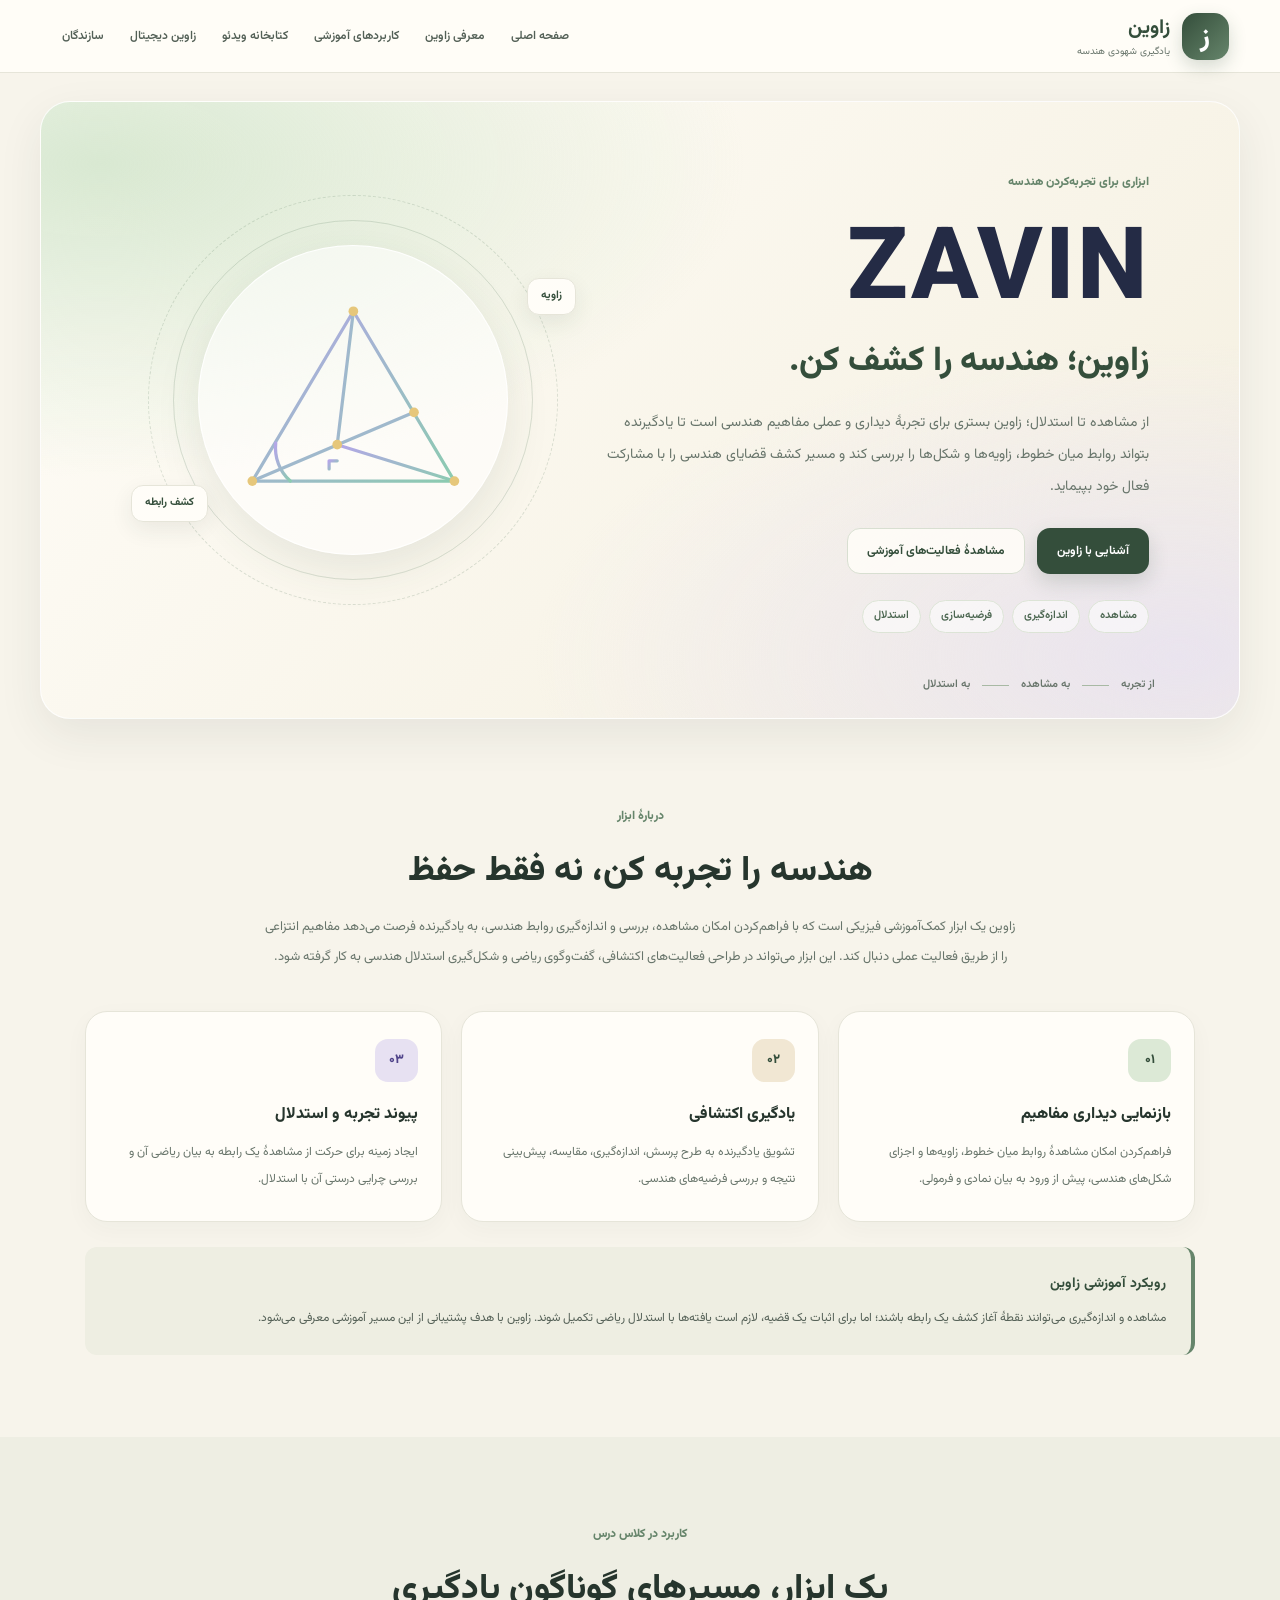
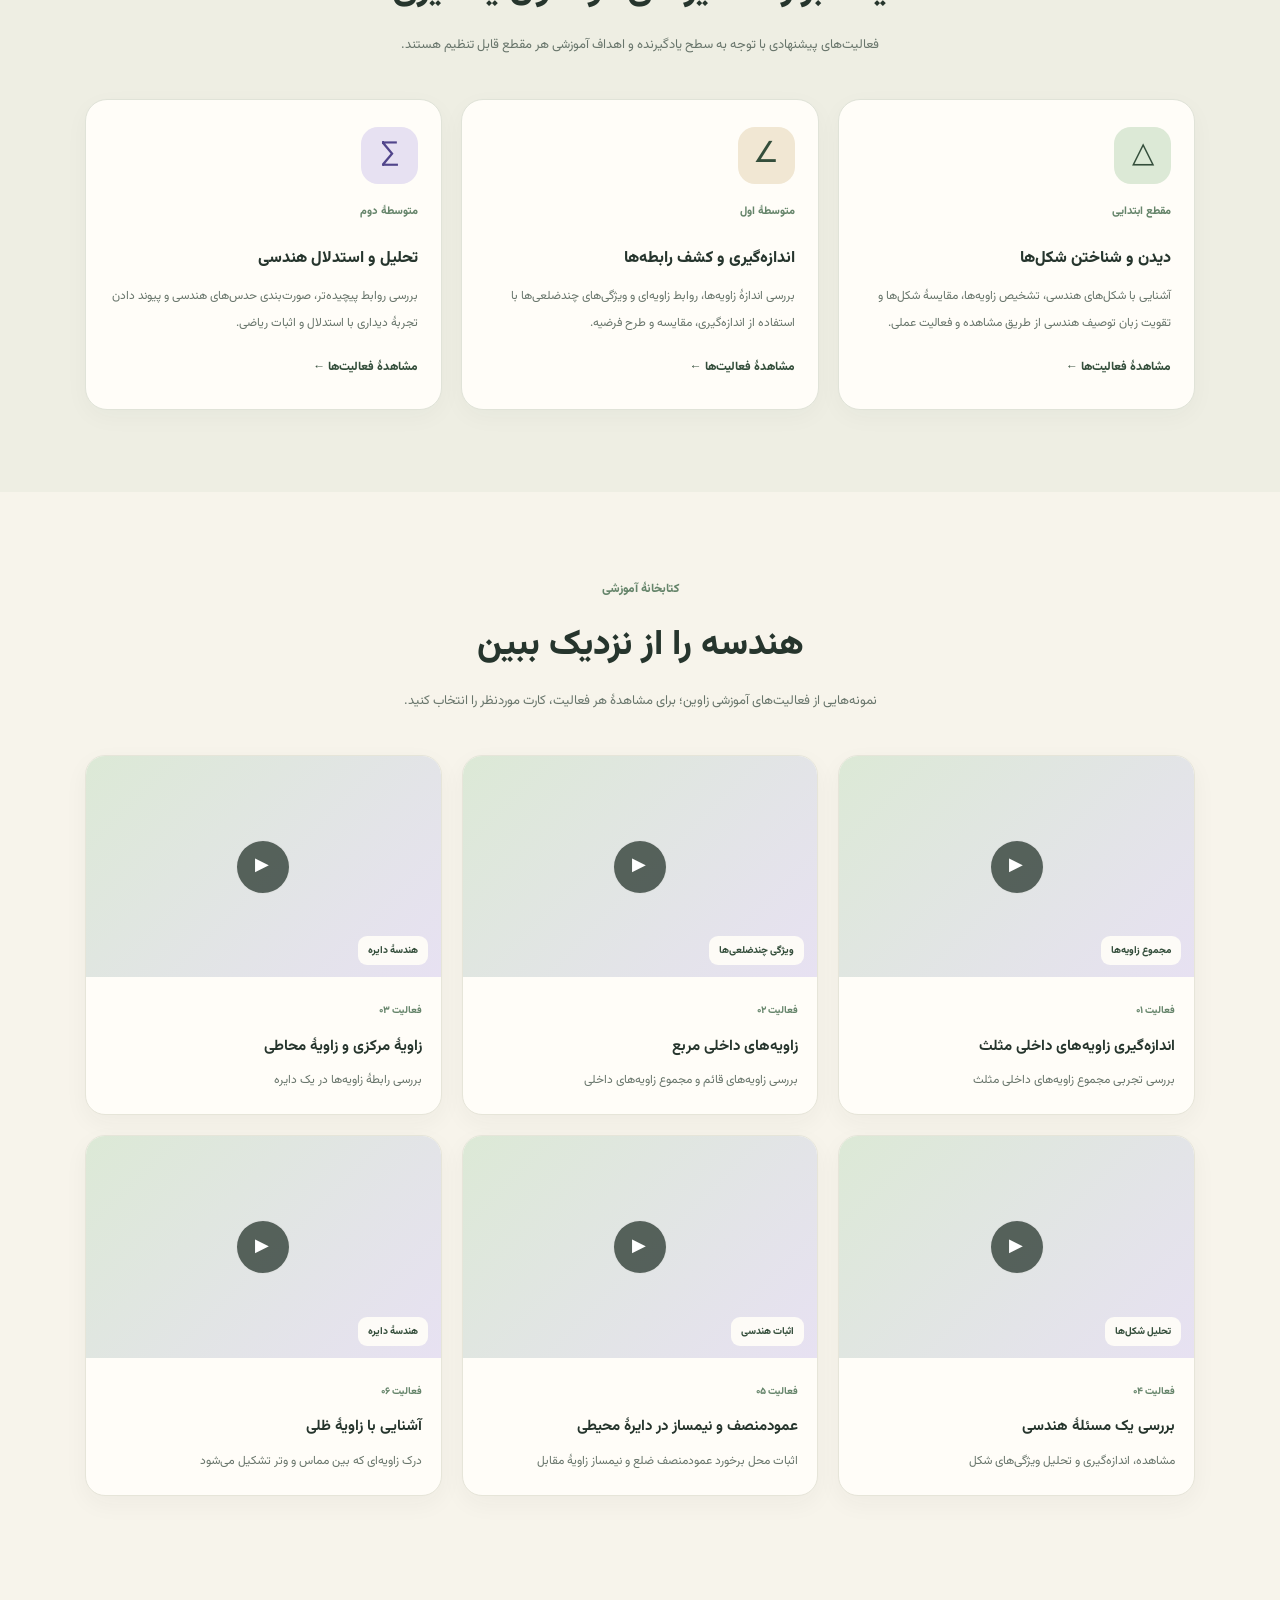
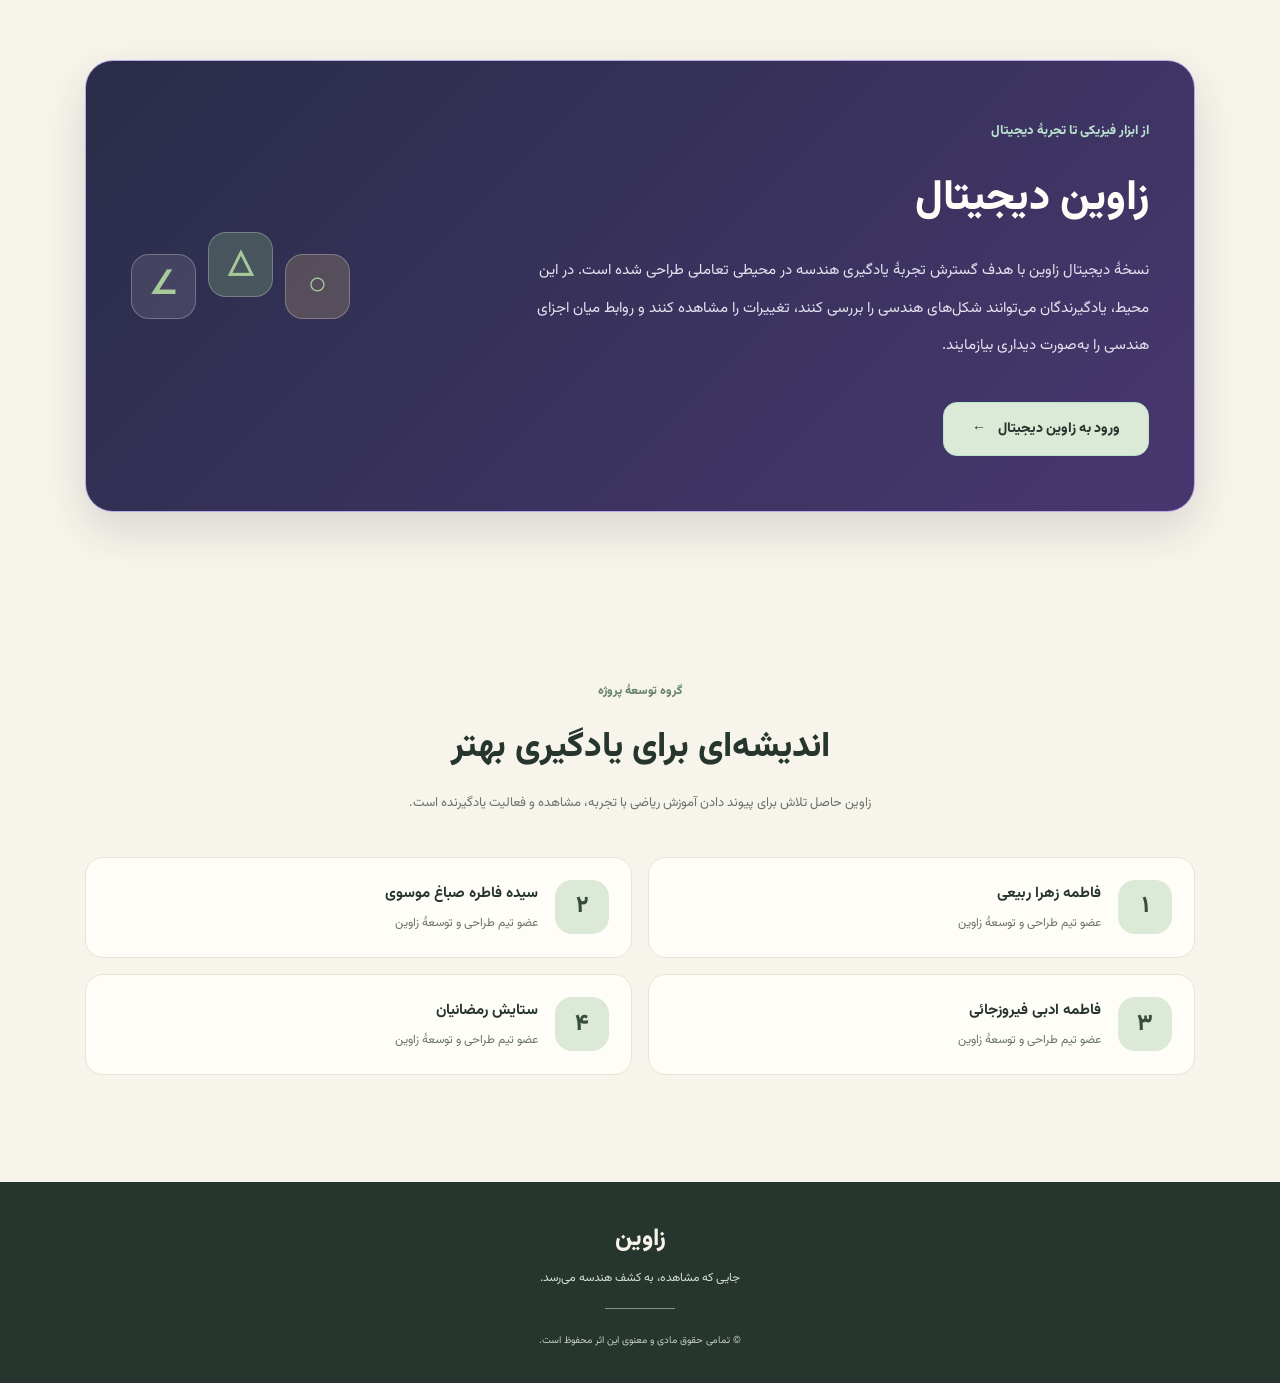
<file: index.html>
<!DOCTYPE html>
<html lang="fa" dir="rtl">
<head>
  <meta charset="UTF-8">
  <meta name="viewport" content="width=device-width, initial-scale=1.0">
  <title>زاوین | تجربه، مشاهده و کشف هندسه</title>
  <meta name="description" content="زاوین، ابزار کمک‌آموزشی برای یادگیری شهودی مفاهیم هندسی، بررسی روابط میان زاویه‌ها و کشف قضایای هندسه.">
  <meta name="theme-color" content="#26352d">
  <link rel="preconnect" href="https://fonts.googleapis.com">
  <link rel="preconnect" href="https://fonts.gstatic.com" crossorigin>
  <link href="https://fonts.googleapis.com/css2?family=Vazirmatn:wght@400;500;600;700;800&display=swap" rel="stylesheet">
  <link rel="stylesheet" href="style.css">
</head>
<body>
<header class="site-header">
  <a href="#home" class="brand" aria-label="صفحه اصلی زاوین">
    <span class="brand-symbol">ز</span>
    <span class="brand-name"><strong>زاوین</strong><small>یادگیری شهودی هندسه</small></span>
  </a>
  <nav class="main-nav" aria-label="منوی اصلی">
    <a href="#home">صفحه اصلی</a><a href="#about">معرفی زاوین</a><a href="#applications">کاربردهای آموزشی</a><a href="#learning">کتابخانه ویدئو</a><a href="#digital">زاوین دیجیتال</a><a href="#team">سازندگان</a>
  </nav>
</header>
<main>
<section class="hero" id="home">
  <div class="hero-content">
    <span class="eyebrow">ابزاری برای تجربه‌کردن هندسه</span>
    <h1 class="hero-title">ZAVIN</h1>
    <h2 class="hero-persian">زاوین؛ هندسه را کشف کن.</h2>
    <p class="hero-description">از مشاهده تا استدلال؛ زاوین بستری برای تجربهٔ دیداری و عملی مفاهیم هندسی است تا یادگیرنده بتواند روابط میان خطوط، زاویه‌ها و شکل‌ها را بررسی کند و مسیر کشف قضایای هندسی را با مشارکت فعال خود بپیماید.</p>
    <div class="hero-actions"><a class="button button-primary" href="#about">آشنایی با زاوین</a><a class="button button-secondary" href="#learning">مشاهدهٔ فعالیت‌های آموزشی</a></div>
    <div class="hero-tags"><span>مشاهده</span><span>اندازه‌گیری</span><span>فرضیه‌سازی</span><span>استدلال</span></div>
  </div>
  <div class="hero-visual" aria-hidden="true">
    <div class="visual-ring ring-one"></div><div class="visual-ring ring-two"></div>
    <div class="geometry-card">
      <svg viewBox="0 0 320 290" xmlns="http://www.w3.org/2000/svg">
        <defs><linearGradient id="geoLine" x1="0" y1="0" x2="1" y2="1"><stop offset="0%" stop-color="#b4a6e8"/><stop offset="100%" stop-color="#8bcbb0"/></linearGradient></defs>
        <g fill="none" stroke="url(#geoLine)" stroke-width="4" stroke-linecap="round" stroke-linejoin="round">
          <path d="M35 245 L160 35 L285 245 Z"/><path d="M35 245 L235 160"/><path d="M160 35 L140 200"/><path d="M140 200 L285 245"/><path d="M82 245 A55 55 0 0 1 64 198"/><path d="M130 230 L130 220 L140 220"/>
        </g>
        <g fill="#e6c77b"><circle cx="35" cy="245" r="6"/><circle cx="160" cy="35" r="6"/><circle cx="285" cy="245" r="6"/><circle cx="140" cy="200" r="6"/><circle cx="235" cy="160" r="6"/></g>
      </svg>
    </div>
    <span class="floating-label label-one">زاویه</span><span class="floating-label label-two">کشف رابطه</span>
  </div>
  <div class="hero-bottom"><span>از تجربه</span><span class="hero-line"></span><span>به مشاهده</span><span class="hero-line"></span><span>به استدلال</span></div>
</section>

<section class="content-section" id="about">
  <div class="section-heading"><span class="eyebrow">دربارهٔ ابزار</span><h2>هندسه را تجربه کن، نه فقط حفظ</h2>
    <p>زاوین یک ابزار کمک‌آموزشی فیزیکی است که با فراهم‌کردن امکان مشاهده، بررسی و اندازه‌گیری روابط هندسی، به یادگیرنده فرصت می‌دهد مفاهیم انتزاعی را از طریق فعالیت عملی دنبال کند. این ابزار می‌تواند در طراحی فعالیت‌های اکتشافی، گفت‌وگوی ریاضی و شکل‌گیری استدلال هندسی به کار گرفته شود.</p>
  </div>
  <div class="feature-grid">
    <article class="feature-card"><span class="feature-number">۰۱</span><h3>بازنمایی دیداری مفاهیم</h3><p>فراهم‌کردن امکان مشاهدهٔ روابط میان خطوط، زاویه‌ها و اجزای شکل‌های هندسی، پیش از ورود به بیان نمادی و فرمولی.</p></article>
    <article class="feature-card"><span class="feature-number">۰۲</span><h3>یادگیری اکتشافی</h3><p>تشویق یادگیرنده به طرح پرسش، اندازه‌گیری، مقایسه، پیش‌بینی نتیجه و بررسی فرضیه‌های هندسی.</p></article>
    <article class="feature-card"><span class="feature-number">۰۳</span><h3>پیوند تجربه و استدلال</h3><p>ایجاد زمینه برای حرکت از مشاهدهٔ یک رابطه به بیان ریاضی آن و بررسی چرایی درستی آن با استدلال.</p></article>
  </div>
  <aside class="scientific-note"><strong>رویکرد آموزشی زاوین</strong><p>مشاهده و اندازه‌گیری می‌توانند نقطهٔ آغاز کشف یک رابطه باشند؛ اما برای اثبات یک قضیه، لازم است یافته‌ها با استدلال ریاضی تکمیل شوند. زاوین با هدف پشتیبانی از این مسیر آموزشی معرفی می‌شود.</p></aside>
</section>

<section class="content-section applications-section" id="applications">
  <div class="section-heading"><span class="eyebrow">کاربرد در کلاس درس</span><h2>یک ابزار، مسیرهای گوناگون یادگیری</h2><p>فعالیت‌های پیشنهادی با توجه به سطح یادگیرنده و اهداف آموزشی هر مقطع قابل تنظیم هستند.</p></div>
  <div class="application-grid">
    <article class="application-card"><div class="application-icon" aria-hidden="true">△</div><span class="application-level">مقطع ابتدایی</span><h3>دیدن و شناختن شکل‌ها</h3><p>آشنایی با شکل‌های هندسی، تشخیص زاویه‌ها، مقایسهٔ شکل‌ها و تقویت زبان توصیف هندسی از طریق مشاهده و فعالیت عملی.</p><a href="#learning" class="text-link">مشاهدهٔ فعالیت‌ها ←</a></article>
    <article class="application-card"><div class="application-icon" aria-hidden="true">∠</div><span class="application-level">متوسطهٔ اول</span><h3>اندازه‌گیری و کشف رابطه‌ها</h3><p>بررسی اندازهٔ زاویه‌ها، روابط زاویه‌ای و ویژگی‌های چندضلعی‌ها با استفاده از اندازه‌گیری، مقایسه و طرح فرضیه.</p><a href="#learning" class="text-link">مشاهدهٔ فعالیت‌ها ←</a></article>
    <article class="application-card"><div class="application-icon" aria-hidden="true">∑</div><span class="application-level">متوسطهٔ دوم</span><h3>تحلیل و استدلال هندسی</h3><p>بررسی روابط پیچیده‌تر، صورت‌بندی حدس‌های هندسی و پیوند دادن تجربهٔ دیداری با استدلال و اثبات ریاضی.</p><a href="#learning" class="text-link">مشاهدهٔ فعالیت‌ها ←</a></article>
  </div>
</section>

<section class="content-section learning-section" id="learning">
  <div class="section-heading"><span class="eyebrow">کتابخانهٔ آموزشی</span><h2>هندسه را از نزدیک ببین</h2><p>نمونه‌هایی از فعالیت‌های آموزشی زاوین؛ برای مشاهدهٔ هر فعالیت، کارت موردنظر را انتخاب کنید.</p></div>
  <div class="video-grid">
    <a class="video-card" href="video1.html"><div class="video-thumbnail"><video muted playsinline preload="none" aria-label="پیش‌نمایش ویدئوی مجموع زاویه‌های مثلث"><source src="assets/example1.mp4" type="video/mp4"></video><span class="play-icon" aria-hidden="true">▶</span><span class="video-category">مجموع زاویه‌ها</span></div><div class="video-card-content"><span class="video-index">فعالیت ۰۱</span><h3>اندازه‌گیری زاویه‌های داخلی مثلث</h3><p>بررسی تجربی مجموع زاویه‌های داخلی مثلث</p></div></a>
    <a class="video-card" href="video2.html"><div class="video-thumbnail"><video muted playsinline preload="none" aria-label="پیش‌نمایش ویدئوی زاویه‌های مربع"><source src="assets/example2.mp4" type="video/mp4"></video><span class="play-icon" aria-hidden="true">▶</span><span class="video-category">ویژگی چندضلعی‌ها</span></div><div class="video-card-content"><span class="video-index">فعالیت ۰۲</span><h3>زاویه‌های داخلی مربع</h3><p>بررسی زاویه‌های قائم و مجموع زاویه‌های داخلی</p></div></a>
    <a class="video-card" href="video3.html"><div class="video-thumbnail"><video muted playsinline preload="none" aria-label="پیش‌نمایش ویدئوی زاویه‌های دایره"><source src="assets/example3.mp4" type="video/mp4"></video><span class="play-icon" aria-hidden="true">▶</span><span class="video-category">هندسهٔ دایره</span></div><div class="video-card-content"><span class="video-index">فعالیت ۰۳</span><h3>زاویهٔ مرکزی و زاویهٔ محاطی</h3><p>بررسی رابطهٔ زاویه‌ها در یک دایره</p></div></a>
    <a class="video-card" href="video4.html"><div class="video-thumbnail"><video muted playsinline preload="none" aria-label="پیش‌نمایش ویدئوی فعالیت چهارم"><source src="assets/example4.mp4" type="video/mp4"></video><span class="play-icon" aria-hidden="true">▶</span><span class="video-category">تحلیل شکل‌ها</span></div><div class="video-card-content"><span class="video-index">فعالیت ۰۴</span><h3>بررسی یک مسئلهٔ هندسی</h3><p>مشاهده، اندازه‌گیری و تحلیل ویژگی‌های شکل</p></div></a>
    <a class="video-card" href="video5.html"><div class="video-thumbnail"><video muted playsinline preload="none" aria-label="پیش‌نمایش اثبات هندسی"><source src="assets/example5.mp4" type="video/mp4"></video><span class="play-icon" aria-hidden="true">▶</span><span class="video-category">اثبات هندسی</span></div><div class="video-card-content"><span class="video-index">فعالیت ۰۵</span><h3>عمودمنصف و نیمساز در دایرهٔ محیطی</h3><p>اثبات محل برخورد عمودمنصف ضلع و نیمساز زاویهٔ مقابل</p></div></a>
    
    <a class="video-card" href="video6.html">
      <div class="video-thumbnail">
        <video muted playsinline preload="none" aria-label="پیش‌نمایش زاویهٔ ظلی">
          <source src="assets/example6.mp4" type="video/mp4">
        </video>
        <span class="play-icon" aria-hidden="true">▶</span>
        <span class="video-category">هندسهٔ دایره</span>
      </div>
      <div class="video-card-content">
        <span class="video-index">فعالیت ۰۶</span>
        <h3>آشنایی با زاویهٔ ظلی</h3>
        <p>درک زاویه‌ای که بین مماس و وتر تشکیل می‌شود</p>
      </div>
    </a>
  </div>
</section>

<!-- زاوین دیجیتال -->
<section class="content-section digital-section" id="digital">

  <div class="digital-panel">

    <div class="digital-content">

      <span class="eyebrow">از ابزار فیزیکی تا تجربهٔ دیجیتال</span>

      <h2>زاوین دیجیتال</h2>

      <p>
        نسخهٔ دیجیتال زاوین با هدف گسترش تجربهٔ یادگیری هندسه
        در محیطی تعاملی طراحی شده است. در این محیط، یادگیرندگان
        می‌توانند شکل‌های هندسی را بررسی کنند، تغییرات را مشاهده
        کنند و روابط میان اجزای هندسی را به‌صورت دیداری بیازمایند.
      </p>

      <a class="button digital-button" href="digital.html">
        ورود به زاوین دیجیتال
        <span aria-hidden="true">←</span>
      </a>

    </div>

    <div class="digital-symbol" aria-hidden="true">
      <span>∠</span>
      <span>△</span>
      <span>○</span>
    </div>

  </div>

</section>

<section class="content-section team-section" id="team">
  <div class="section-heading"><span class="eyebrow">گروه توسعهٔ پروژه</span><h2>اندیشه‌ای برای یادگیری بهتر</h2><p>زاوین حاصل تلاش برای پیوند دادن آموزش ریاضی با تجربه، مشاهده و فعالیت یادگیرنده است.</p></div>
  <div class="team-grid">
    <article class="team-card"><div class="team-monogram">۱</div><div><h3>فاطمه زهرا ربیعی </h3><p>عضو تیم طراحی و توسعهٔ زاوین</p></div></article>
    <article class="team-card"><div class="team-monogram">۲</div><div><h3>سیده فاطره صباغ موسوی </h3><p>عضو تیم طراحی و توسعهٔ زاوین</p></div></article>
    <article class="team-card"><div class="team-monogram">۳</div><div><h3> فاطمه ادبی فیروزجائی </h3><p>عضو تیم طراحی و توسعهٔ زاوین</p></div></article>
    <article class="team-card"><div class="team-monogram">۴</div><div><h3>ستایش رمضانیان</h3><p>عضو تیم طراحی و توسعهٔ زاوین</p></div></article>
  </div>
  <p class="section-footnote"></p>
</section>
</main>
<footer class="site-footer"><a href="#home" class="footer-brand">زاوین</a><p>جایی که مشاهده، به کشف هندسه می‌رسد.</p><div class="footer-divider"></div><small>© تمامی حقوق مادی و معنوی این اثر محفوظ است.</small></footer>
</body>
</html>
</file>
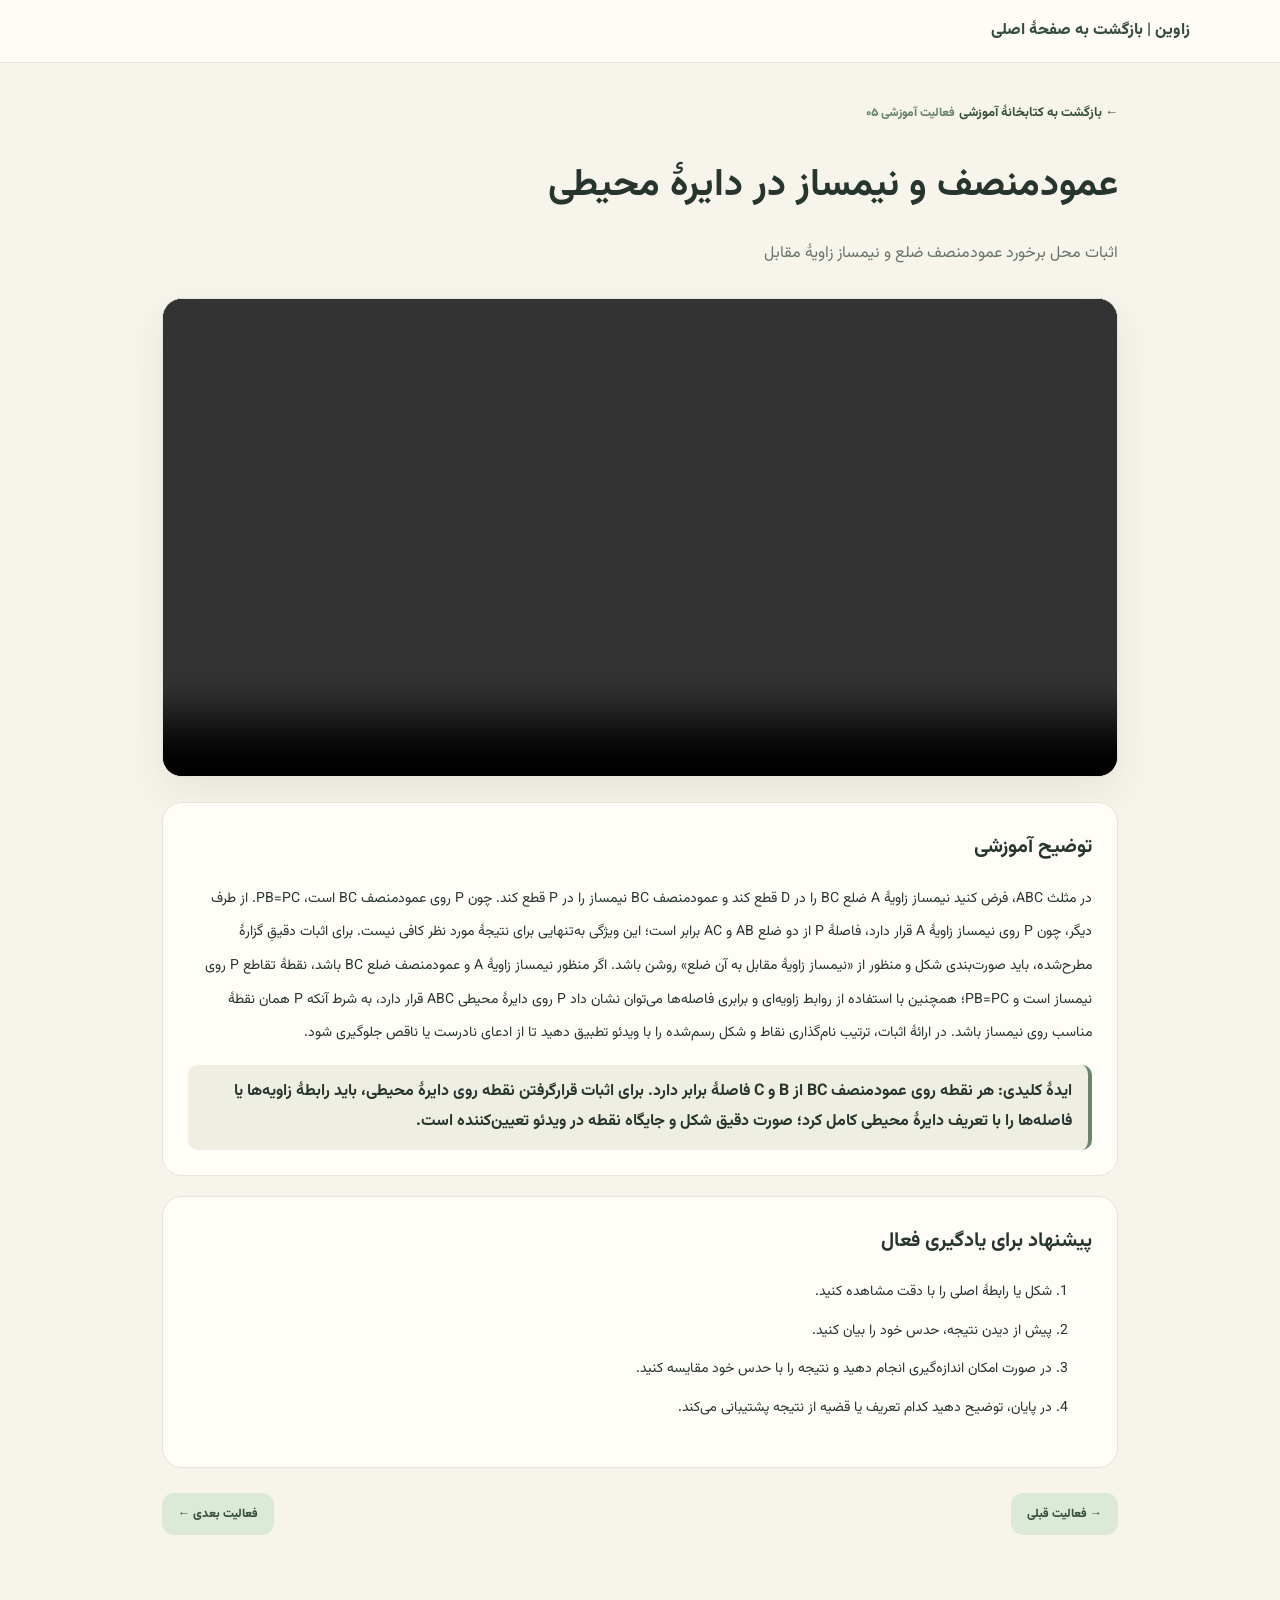
<file: video5.html>
<!DOCTYPE html>
<html lang="fa" dir="rtl">
<head>
<meta charset="UTF-8"><meta name="viewport" content="width=device-width, initial-scale=1.0">
<title>عمودمنصف و نیمساز در دایرهٔ محیطی | زاوین</title>
<meta name="description" content="اثبات محل برخورد عمودمنصف ضلع و نیمساز زاویهٔ مقابل">
<link rel="preconnect" href="https://fonts.googleapis.com"><link rel="preconnect" href="https://fonts.gstatic.com" crossorigin>
<link href="https://fonts.googleapis.com/css2?family=Vazirmatn:wght@400;500;600;700;800&display=swap" rel="stylesheet">
<link rel="stylesheet" href="style.css">
</head>
<body class="video-page">
<header class="video-page-header"><a href="index.html">زاوین | بازگشت به صفحهٔ اصلی</a></header>
<main class="video-detail">
<a class="back-link" href="index.html#learning">← بازگشت به کتابخانهٔ آموزشی</a>
<span class="eyebrow">فعالیت آموزشی ۰۵</span>
<h1>عمودمنصف و نیمساز در دایرهٔ محیطی</h1>
<p class="lead">اثبات محل برخورد عمودمنصف ضلع و نیمساز زاویهٔ مقابل</p>
<video class="main-video" controls playsinline preload="metadata" poster="" aria-label="عمودمنصف و نیمساز در دایرهٔ محیطی">
  <source src="assets/example5.mp4" type="video/mp4">
  مرورگر شما از پخش ویدئو پشتیبانی نمی‌کند. مطمئن شوید فایل example5.mp4 در پوشهٔ assets قرار دارد.
</video>
<section class="lesson-box"><h2>توضیح آموزشی</h2><p>در مثلث ABC، فرض کنید نیمساز زاویهٔ A ضلع BC را در D قطع کند و عمودمنصف BC نیمساز را در P قطع کند. چون P روی عمودمنصف BC است، PB=PC. از طرف دیگر، چون P روی نیمساز زاویهٔ A قرار دارد، فاصلهٔ P از دو ضلع AB و AC برابر است؛ این ویژگی به‌تنهایی برای نتیجهٔ مورد نظر کافی نیست. برای اثبات دقیقِ گزارهٔ مطرح‌شده، باید صورت‌بندی شکل و منظور از «نیمساز زاویهٔ مقابل به آن ضلع» روشن باشد. اگر منظور نیمساز زاویهٔ A و عمودمنصف ضلع BC باشد، نقطهٔ تقاطع P روی نیمساز است و PB=PC؛ همچنین با استفاده از روابط زاویه‌ای و برابری فاصله‌ها می‌توان نشان داد P روی دایرهٔ محیطی ABC قرار دارد، به شرط آنکه P همان نقطهٔ مناسب روی نیمساز باشد. در ارائهٔ اثبات، ترتیب نام‌گذاری نقاط و شکل رسم‌شده را با ویدئو تطبیق دهید تا از ادعای نادرست یا ناقص جلوگیری شود.</p><div class="math-highlight">ایدهٔ کلیدی: هر نقطه روی عمودمنصف BC از B و C فاصلهٔ برابر دارد. برای اثبات قرارگرفتن نقطه روی دایرهٔ محیطی، باید رابطهٔ زاویه‌ها یا فاصله‌ها را با تعریف دایرهٔ محیطی کامل کرد؛ صورت دقیق شکل و جایگاه نقطه در ویدئو تعیین‌کننده است.</div></section>
<section class="lesson-box"><h2>پیشنهاد برای یادگیری فعال</h2><ol><li>شکل یا رابطهٔ اصلی را با دقت مشاهده کنید.</li><li>پیش از دیدن نتیجه، حدس خود را بیان کنید.</li><li>در صورت امکان اندازه‌گیری انجام دهید و نتیجه را با حدس خود مقایسه کنید.</li><li>در پایان، توضیح دهید کدام تعریف یا قضیه از نتیجه پشتیبانی می‌کند.</li></ol></section>
<nav class="video-navigation">
<a href="video4.html">→ فعالیت قبلی</a>
<a href="video6.html">فعالیت بعدی ←</a>
</nav>
</main>
</body></html>
</file>
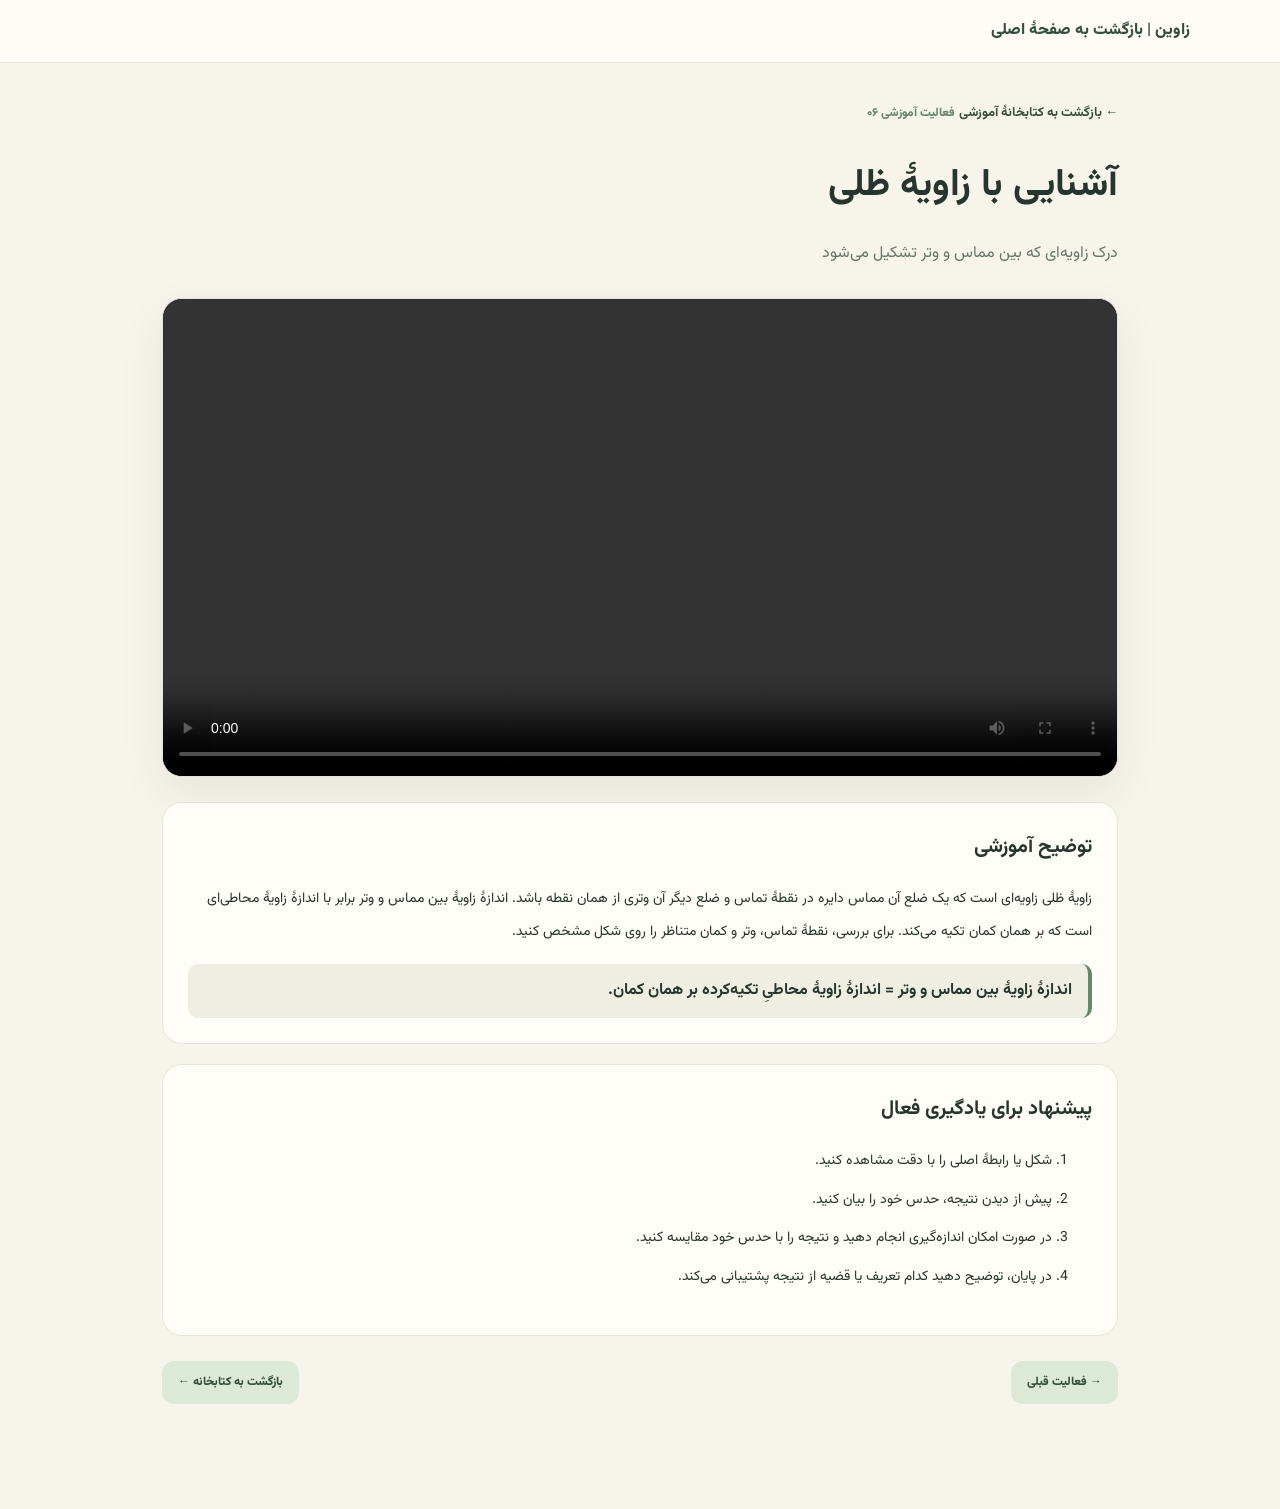
<file: video6.html>
<!DOCTYPE html>
<html lang="fa" dir="rtl">
<head>
<meta charset="UTF-8"><meta name="viewport" content="width=device-width, initial-scale=1.0">
<title>آشنایی با زاویهٔ ظلی | زاوین</title>
<meta name="description" content="درک زاویه‌ای که بین مماس و وتر تشکیل می‌شود">
<link rel="preconnect" href="https://fonts.googleapis.com"><link rel="preconnect" href="https://fonts.gstatic.com" crossorigin>
<link href="https://fonts.googleapis.com/css2?family=Vazirmatn:wght@400;500;600;700;800&display=swap" rel="stylesheet">
<link rel="stylesheet" href="style.css">
</head>
<body class="video-page">
<header class="video-page-header"><a href="index.html">زاوین | بازگشت به صفحهٔ اصلی</a></header>
<main class="video-detail">
<a class="back-link" href="index.html#learning">← بازگشت به کتابخانهٔ آموزشی</a>
<span class="eyebrow">فعالیت آموزشی ۰۶</span>
<h1>آشنایی با زاویهٔ ظلی</h1>
<p class="lead">درک زاویه‌ای که بین مماس و وتر تشکیل می‌شود</p>
<video class="main-video" controls playsinline preload="metadata" poster="" aria-label="آشنایی با زاویهٔ ظلی">
  <source src="assets/example6.mp4" type="video/mp4">
  مرورگر شما از پخش ویدئو پشتیبانی نمی‌کند. مطمئن شوید فایل example6.mp4 در پوشهٔ assets قرار دارد.
</video>
<section class="lesson-box"><h2>توضیح آموزشی</h2><p>زاویهٔ ظلی زاویه‌ای است که یک ضلع آن مماس دایره در نقطهٔ تماس و ضلع دیگر آن وتری از همان نقطه باشد. اندازهٔ زاویهٔ بین مماس و وتر برابر با اندازهٔ زاویهٔ محاطی‌ای است که بر همان کمان تکیه می‌کند. برای بررسی، نقطهٔ تماس، وتر و کمان متناظر را روی شکل مشخص کنید.</p><div class="math-highlight">اندازهٔ زاویهٔ بین مماس و وتر = اندازهٔ زاویهٔ محاطیِ تکیه‌کرده بر همان کمان.</div></section>
<section class="lesson-box"><h2>پیشنهاد برای یادگیری فعال</h2><ol><li>شکل یا رابطهٔ اصلی را با دقت مشاهده کنید.</li><li>پیش از دیدن نتیجه، حدس خود را بیان کنید.</li><li>در صورت امکان اندازه‌گیری انجام دهید و نتیجه را با حدس خود مقایسه کنید.</li><li>در پایان، توضیح دهید کدام تعریف یا قضیه از نتیجه پشتیبانی می‌کند.</li></ol></section>
<nav class="video-navigation">
<a href="video5.html">→ فعالیت قبلی</a>
<a href="index.html#learning">بازگشت به کتابخانه ←</a>
</nav>
</main>
</body></html>
</file>
<file: style.css>
:root{--bg:#f7f4eb;--surface:#fffdf8;--ink:#26352d;--muted:#68756b;--primary:#66856b;--primary-dark:#344e3b;--mint:#dce9d6;--cream:#f1e7d3;--navy:#242b45;--lavender:#e7e1f2;--border:#e6e5d9;--radius:22px;--shadow:0 16px 45px rgba(38,53,45,.08)}
*{box-sizing:border-box}html{scroll-behavior:smooth;scroll-padding-top:100px}body{margin:0;font-family:"Vazirmatn",Tahoma,sans-serif;background:var(--bg);color:var(--ink);line-height:1.9;-webkit-font-smoothing:antialiased}a{color:inherit;text-decoration:none}a:focus-visible{outline:3px solid #8d78c6;outline-offset:4px}
.site-header{position:sticky;top:0;z-index:1000;display:flex;justify-content:space-between;align-items:center;gap:22px;padding:12px max(4%,calc((100% - 1200px)/2));background:rgba(255,253,248,.94);border-bottom:1px solid var(--border);backdrop-filter:blur(18px)}
.brand{display:flex;align-items:center;gap:12px;flex-shrink:0}.brand-symbol{display:grid;place-items:center;width:47px;height:47px;border-radius:15px;color:#fff;font-size:27px;font-weight:800;background:linear-gradient(135deg,var(--primary-dark),var(--primary));box-shadow:0 7px 18px rgba(52,78,59,.2)}.brand-name{display:flex;flex-direction:column;line-height:1.6}.brand-name strong{font-size:20px;color:var(--primary-dark)}.brand-name small{font-size:10px;color:var(--muted)}.main-nav{display:flex;align-items:center;flex-wrap:wrap;gap:4px}.main-nav a{padding:8px 11px;border-radius:10px;color:#536056;font-size:12px;font-weight:600;transition:background .25s,color .25s}.main-nav a:hover{background:var(--mint);color:var(--primary-dark)}
.hero{position:relative;display:grid;grid-template-columns:1.1fr .9fr;align-items:center;gap:30px;max-width:1200px;min-height:535px;margin:28px auto 0;padding:65px 7% 85px;overflow:hidden;border:1px solid rgba(255,255,255,.85);border-radius:30px;background:radial-gradient(ellipse at 5% 10%,rgba(196,222,190,.65),transparent 40%),radial-gradient(ellipse at 95% 90%,rgba(231,225,242,.8),transparent 40%),linear-gradient(135deg,#fffdf8,#f4efdf);box-shadow:var(--shadow)}
.hero-content{position:relative;z-index:2}.eyebrow{display:inline-block;color:var(--primary);font-size:12px;font-weight:800}.hero-title{margin:12px 0 -8px;color:var(--navy);font-size:clamp(58px,8vw,100px);font-weight:800;line-height:1.3;letter-spacing:2px}.hero-persian{margin:0;color:var(--primary-dark);font-size:clamp(23px,3vw,34px);line-height:1.8;font-weight:800}.hero-description{max-width:590px;color:var(--muted);font-size:14px;line-height:2.3}.hero-actions{display:flex;flex-wrap:wrap;gap:12px;margin-top:25px}.button{display:inline-flex;align-items:center;justify-content:center;min-height:46px;padding:10px 19px;border:1px solid transparent;border-radius:13px;font-size:12px;font-weight:700;transition:transform .25s,box-shadow .25s,background .25s}.button:hover{transform:translateY(-3px)}.button-primary{color:#fff;background:var(--primary-dark);box-shadow:0 8px 20px rgba(52,78,59,.18)}.button-primary:hover{background:#263d2d}.button-secondary{color:var(--primary-dark);background:rgba(255,253,248,.85);border-color:#d8dfd1}.hero-tags{display:flex;flex-wrap:wrap;gap:8px;margin-top:26px}.hero-tags span{padding:5px 11px;border:1px solid #dce4d6;border-radius:25px;color:#4b6650;background:rgba(255,255,255,.55);font-size:11px;font-weight:600}
.hero-visual{position:relative;display:grid;place-items:center;min-height:330px;animation:float-in .9s ease both}.geometry-card{position:relative;z-index:2;display:grid;place-items:center;width:min(100%,310px);aspect-ratio:1;border:1px solid rgba(255,255,255,.9);border-radius:50%;background:rgba(255,255,255,.55);box-shadow:0 15px 45px rgba(52,78,59,.1);backdrop-filter:blur(8px)}.geometry-card svg{width:84%;overflow:visible}.visual-ring{position:absolute;width:90%;max-width:360px;aspect-ratio:1;border:1px solid rgba(102,133,107,.22);border-radius:50%}.ring-two{width:108%;max-width:410px;border-style:dashed;animation:orbit-turn 38s linear infinite}.floating-label{position:absolute;z-index:3;padding:7px 13px;border:1px solid var(--border);border-radius:12px;color:var(--primary-dark);background:var(--surface);box-shadow:0 8px 22px rgba(38,53,45,.08);font-size:11px;font-weight:700}.label-one{top:13%;right:0}.label-two{bottom:13%;left:0}.hero-bottom{position:absolute;right:7%;bottom:22px;display:flex;align-items:center;gap:12px;color:var(--muted);font-size:11px;font-weight:600}.hero-line{width:27px;height:1px;background:#a8b9a4}
.content-section{max-width:1160px;margin:0 auto;padding:82px 25px}.section-heading{max-width:750px;margin:0 auto 38px;text-align:center}.section-heading h2,.digital-content h2{margin:9px 0;font-size:clamp(25px,3vw,35px);line-height:1.8;font-weight:800}.section-heading>p{margin:10px auto 0;color:var(--muted);font-size:13px;line-height:2.3}.feature-grid,.application-grid{display:grid;grid-template-columns:repeat(3,minmax(0,1fr));gap:19px}.feature-card,.application-card{padding:27px 23px;border:1px solid var(--border);border-radius:var(--radius);background:var(--surface);box-shadow:0 7px 25px rgba(38,53,45,.035);transition:transform .25s,box-shadow .25s}.feature-card:hover,.application-card:hover{transform:translateY(-5px);box-shadow:var(--shadow)}.feature-number{display:inline-grid;place-items:center;width:43px;height:43px;border-radius:13px;color:var(--primary-dark);background:var(--mint);font-size:13px;font-weight:800}.feature-card:nth-child(2) .feature-number{background:var(--cream)}.feature-card:nth-child(3) .feature-number{color:#51458b;background:var(--lavender)}.feature-card h3,.application-card h3{margin:18px 0 8px;font-size:16px;font-weight:800}.feature-card p,.application-card p{margin:0;color:var(--muted);font-size:12px;line-height:2.3}.scientific-note{margin-top:25px;padding:22px 25px;border-right:4px solid var(--primary);border-radius:12px;background:#eeeee2}.scientific-note strong{color:var(--primary-dark);font-size:14px}.scientific-note p{margin:6px 0 0;color:#566258;font-size:12px;line-height:2.3}
.applications-section{max-width:none;background:#eeeee3}.applications-section .section-heading,.applications-section .application-grid{max-width:1110px;margin-right:auto;margin-left:auto}.application-card{border-color:#e0e3d8}.application-icon{display:grid;place-items:center;width:57px;height:57px;border-radius:17px;color:var(--primary-dark);background:var(--mint);font-size:29px}.application-card:nth-child(2) .application-icon{background:var(--cream)}.application-card:nth-child(3) .application-icon{color:#51458b;background:var(--lavender)}.application-level{display:inline-block;margin-top:18px;color:var(--primary);font-size:11px;font-weight:800}.text-link{display:inline-block;margin-top:18px;color:var(--primary-dark);font-size:12px;font-weight:800}
.video-grid{display:grid;grid-template-columns:repeat(3,minmax(0,1fr));gap:20px}.video-card{display:block;overflow:hidden;border:1px solid var(--border);border-radius:20px;background:var(--surface);box-shadow:0 8px 25px rgba(38,53,45,.045);transition:transform .25s,box-shadow .25s}.video-card:hover{transform:translateY(-5px);box-shadow:var(--shadow)}.video-thumbnail{position:relative;display:grid;place-items:center;aspect-ratio:16/10;overflow:hidden;background:linear-gradient(135deg,#dce9d6,#e7e1f2)}.video-thumbnail video{width:100%;height:100%;object-fit:cover;background:linear-gradient(135deg,#dce9d6,#e7e1f2)}.play-icon{position:absolute;display:grid;place-items:center;width:54px;height:54px;padding-right:2px;border:1px solid rgba(255,255,255,.8);border-radius:50%;color:white;background:rgba(38,53,45,.75);font-size:18px;pointer-events:none}.video-category{position:absolute;right:13px;bottom:12px;padding:5px 10px;border-radius:9px;color:var(--primary-dark);background:rgba(255,253,248,.92);font-size:10px;font-weight:800}.video-card-content{padding:18px 19px 21px}.video-index{color:var(--primary);font-size:10px;font-weight:800}.video-card-content h3{margin:7px 0;font-size:15px;line-height:1.9}.video-card-content p{margin:0;color:var(--muted);font-size:12px;line-height:2.1}.section-footnote{margin:25px auto 0;color:var(--muted);font-size:11px;line-height:2.2}
.digital-panel{display:flex;align-items:center;justify-content:space-between;gap:35px;padding:45px 6%;border:1px solid #e4e0ed;border-radius:28px;background:linear-gradient(125deg,#fffdf8,#e9e4f3)}.digital-content{max-width:650px}.digital-content p{color:var(--muted);font-size:13px;line-height:2.4}.coming-soon{display:inline-block;margin:8px 10px 8px 0;padding:5px 12px;border-radius:20px;color:#51458b;background:#ded6ef;font-size:11px;font-weight:800}.digital-button{margin-top:12px;color:#fff;background:var(--navy)}.digital-symbol{display:flex;align-items:center;justify-content:center;gap:12px;min-width:190px}.digital-symbol span{display:grid;place-items:center;width:60px;height:60px;border:1px solid rgba(102,133,107,.2);border-radius:18px;color:var(--primary-dark);background:rgba(255,255,255,.7);font-size:28px;font-weight:700}.digital-symbol span:nth-child(2){transform:translateY(-22px);background:var(--mint)}.digital-symbol span:nth-child(3){background:var(--cream)}
.team-grid{display:grid;grid-template-columns:repeat(2,minmax(0,1fr));gap:16px}.team-card{display:flex;align-items:center;gap:17px;padding:22px;border:1px solid var(--border);border-radius:18px;background:var(--surface)}.team-monogram{display:grid;place-items:center;flex-shrink:0;width:54px;height:54px;border-radius:17px;color:var(--primary-dark);background:var(--mint);font-size:23px;font-weight:800}.team-card h3{margin:0;font-size:15px}.team-card p{margin:4px 0 0;color:var(--muted);font-size:12px}
.site-footer{padding:35px 20px 28px;text-align:center;background:#26352d;color:#f7f4eb}.footer-brand{font-size:24px;font-weight:800}.site-footer p{margin:4px 0 18px;color:#d4dfd2;font-size:12px}.footer-divider{width:70px;height:1px;margin:0 auto 16px;background:#7f9a82}.site-footer small{color:#c3cec3;font-size:10px}
.video-page{min-height:100vh}.video-page-header{padding:16px max(5%,calc((100% - 1100px)/2));background:rgba(255,253,248,.95);border-bottom:1px solid var(--border)}.video-page-header a{font-weight:800;color:var(--primary-dark)}.video-detail{max-width:1000px;margin:35px auto;padding:0 22px 70px}.back-link{display:inline-block;margin-bottom:18px;color:var(--primary-dark);font-size:13px;font-weight:700}.video-detail h1{margin:8px 0 12px;font-size:clamp(25px,4vw,38px);line-height:1.8}.video-detail .lead{color:var(--muted);line-height:2.3}.main-video{display:block;width:100%;max-height:600px;margin:25px auto;border:1px solid var(--border);border-radius:20px;background:#202820;box-shadow:var(--shadow)}.lesson-box{margin-top:20px;padding:25px;border:1px solid var(--border);border-radius:20px;background:var(--surface)}.lesson-box h2{margin-top:0;font-size:20px}.lesson-box p,.lesson-box li{font-size:14px;line-height:2.4}.lesson-box li{margin:5px 0}.math-highlight{padding:12px 16px;border-right:4px solid var(--primary);border-radius:10px;background:#eeeee2;font-weight:700}.video-navigation{display:flex;flex-wrap:wrap;justify-content:space-between;gap:12px;margin-top:25px}.video-navigation a{padding:10px 16px;border-radius:12px;color:var(--primary-dark);background:var(--mint);font-size:12px;font-weight:800}
@keyframes orbit-turn{to{transform:rotate(360deg)}}@keyframes float-in{from{opacity:0;transform:translateY(12px)}to{opacity:1;transform:translateY(0)}}
@media(max-width:900px){.site-header{align-items:flex-start;flex-direction:column;gap:10px}.main-nav{width:100%}.main-nav a{padding:7px 9px}.hero{margin:18px 15px 0;padding:45px 6% 75px;grid-template-columns:1fr  .8fr}.feature-grid,.application-grid,.video-grid{grid-template-columns:repeat(2,minmax(0,1fr))}.digital-panel{padding:32px}.digital-symbol{min-width:150px}.digital-symbol span{width:48px;height:48px}}
@media(max-width:620px){.site-header{padding:10px 16px}.brand-symbol{width:42px;height:42px}.main-nav{gap:2px}.main-nav a{font-size:11px;padding:6px 7px}.hero{display:flex;flex-direction:column-reverse;gap:10px;min-height:0;padding:30px 22px 75px;border-radius:23px}.hero-content{width:100%}.hero-visual{width:100%;min-height:270px}.geometry-card{width:235px}.visual-ring{width:75%}.ring-two{width:90%}.hero-title{font-size:61px}.hero-persian{font-size:25px}.hero-description{font-size:13px}.hero-bottom{right:22px;bottom:20px;gap:8px}.hero-line{width:15px}.content-section{padding:58px 17px}.feature-grid,.application-grid,.video-grid,.team-grid{grid-template-columns:1fr}.section-heading{margin-bottom:28px}.digital-panel{flex-direction:column-reverse;align-items:flex-start;padding:28px 22px}.digital-symbol{align-self:center}.video-detail{margin-top:20px;padding:0 15px 50px}.video-detail h1{font-size:25px}.lesson-box{padding:19px}.video-page-header{padding:14px 18px}}
@media(prefers-reduced-motion:reduce){html{scroll-behavior:auto}*,*::before,*::after{animation-duration:.01ms!important;animation-iteration-count:1!important;transition-duration:.01ms!important}}

* بخش زاوین دیجیتال */

.digital-section {
  padding-top: 60px;
  padding-bottom: 60px;
}

.digital-panel {
  display: flex;
  align-items: center;
  justify-content: space-between;
  gap: 35px;
  padding: 55px 45px;
  border: 1px solid #b9a9e8;
  border-radius: 28px;
  background: linear-gradient(135deg, #292d49, #48376f);
  box-shadow: 0 18px 45px rgba(36, 43, 69, 0.15);
  color: #fffdf8;
}

.digital-content {
  flex: 1;
  text-align: right;
}

.digital-content .eyebrow {
  color: #b9e2cf;
  font-size: 13px;
}

.digital-content h2 {
  margin: 15px 0;
  color: #fffdf8;
  font-size: clamp(28px, 4vw, 42px);
  font-weight: 800;
}

.digital-content p {
  max-width: 700px;
  margin: 15px 0 25px;
  color: #e4e2f0;
  font-size: 15px;
  line-height: 2.5;
}

.digital-button {
  display: inline-flex;
  align-items: center;
  justify-content: center;
  gap: 12px;
  min-height: 52px;
  padding: 13px 28px;
  border: 1px solid #b9e2cf;
  border-radius: 14px;
  background: #dce9d6;
  color: #26352d;
  font-family: inherit;
  font-size: 14px;
  font-weight: 800;
  text-decoration: none;
  cursor: pointer;
  transition: transform 0.25s, background 0.25s;
}

.digital-button:hover {
  background: #c5dfbd;
  transform: translateY(-3px);
}

.digital-symbol {
  display: flex;
  flex-shrink: 0;
  align-items: center;
  justify-content: center;
  gap: 12px;
  direction: ltr;
}

.digital-symbol span {
  display: grid;
  place-items: center;
  width: 65px;
  height: 65px;
  border: 1px solid rgba(255, 255, 255, 0.25);
  border-radius: 18px;
  background: rgba(255, 255, 255, 0.1);
  color: #A8C99A;
  font-size: 32px;
  font-weight: 700;
}

.digital-symbol span:nth-child(2) {
  background: rgba(102, 133, 107, 0.45);
}

.digital-symbol span:nth-child(3) {
  background: rgba(230, 199, 123, 0.2);
}

@media (max-width: 768px) {
  .digital-section {
    padding: 40px 16px;
  }

  .digital-panel {
    flex-direction: column;
    align-items: stretch;
    gap: 30px;
    padding: 32px 22px;
  }

  .digital-content {
    text-align: center;

  }

  .digital-content p {
    font-size: 13px;
  }

  .digital-button {
    width: 100%;
  }

  .digital-symbol {
    justify-content: center;
  }

  .digital-symbol span {
    width: 58px;
    height: 58px;
  }
}
</file>
